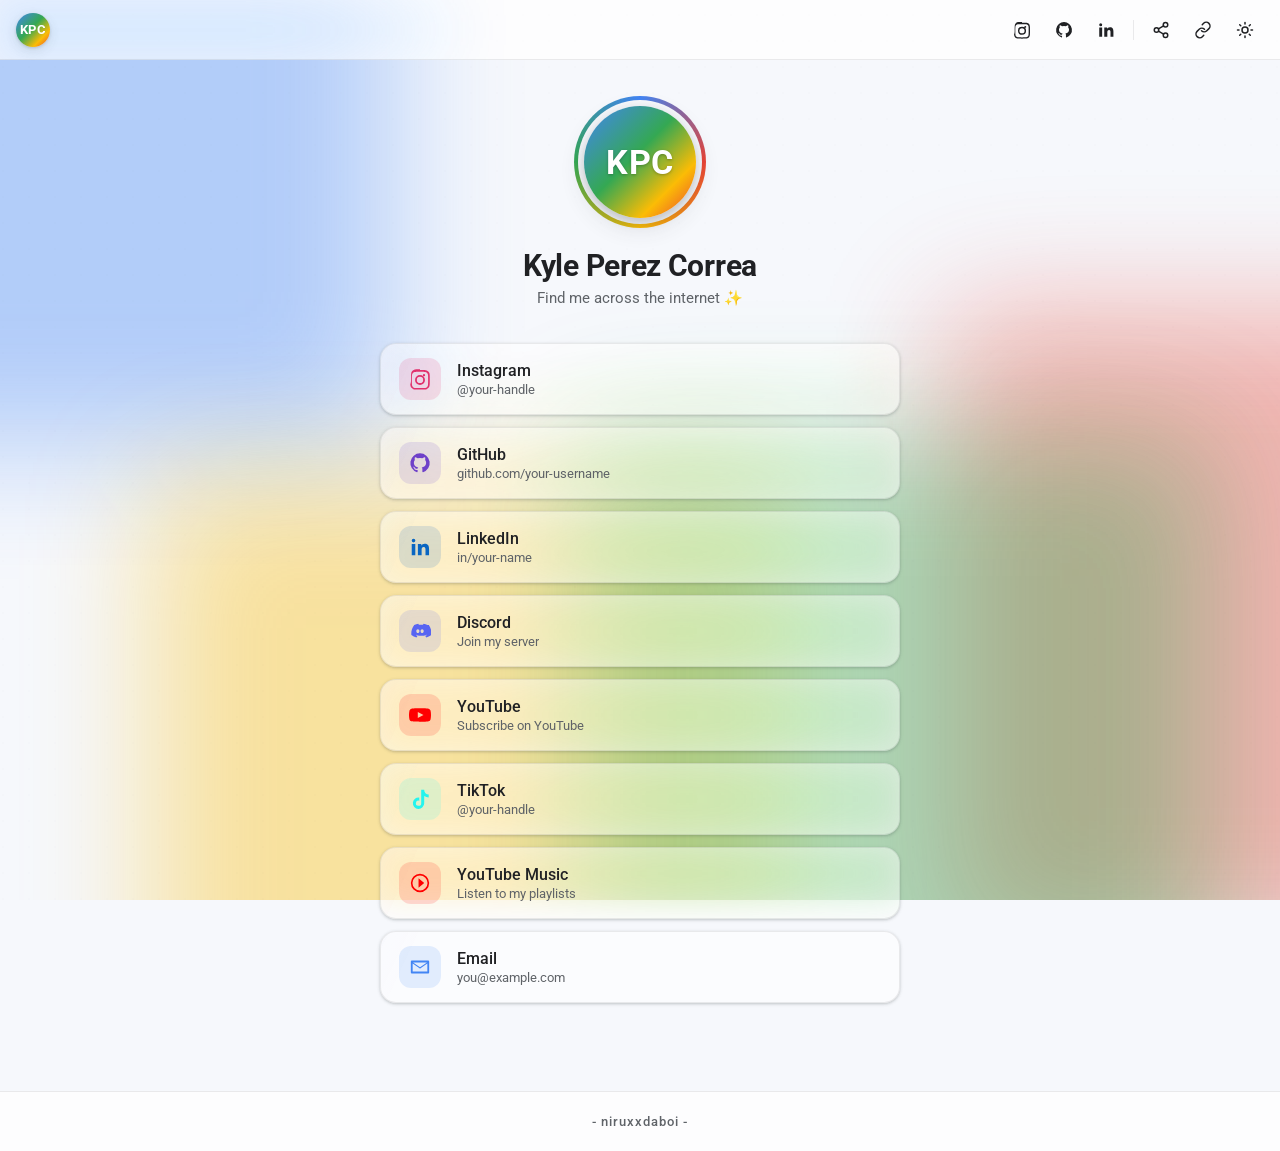
<file: personal/linktree-personal/index.html>
<!DOCTYPE html>
<html lang="en">
<head>
  <meta charset="UTF-8" />
  <meta name="viewport" content="width=device-width, initial-scale=1.0, viewport-fit=cover" />
  <title>Kyle Perez Correa | Links</title>
  <meta name="description" content="Kyle Perez Correa — all my social links in one place." />
  <meta name="theme-color" content="#202124" />

  <link rel="icon" href="assets/favicon.svg" type="image/svg+xml" />

  <link rel="preconnect" href="https://fonts.googleapis.com" />
  <link rel="preconnect" href="https://fonts.gstatic.com" crossorigin />
  <link href="https://fonts.googleapis.com/css2?family=Google+Sans+Text:wght@400;500;700&family=Roboto:wght@300;400;500;700&display=swap" rel="stylesheet" />

  <link rel="stylesheet" href="css/style.css" />
</head>
<body>
  <!-- Animated morphing color orbs, Google-brand colored -->
  <div class="bg" aria-hidden="true">
    <div class="bg-layer" id="bgLayer">
      <span class="orb orb--a"></span>
      <span class="orb orb--b"></span>
      <span class="orb orb--c"></span>
      <span class="orb orb--d"></span>
    </div>
    <div class="bg-grain"></div>
  </div>

  <header class="topbar">
    <a class="topbar__brand" href="#top" aria-label="Back to top">
      <span class="topbar__mark">KPC</span>
    </a>

    <nav class="topbar__actions" id="topbarActions" aria-label="Quick links">
      <!-- platform shortcut icons injected by js/script.js -->
      <span class="topbar__divider" aria-hidden="true"></span>
      <button class="topbar__icon-btn" id="shareBtn" type="button" aria-label="Share this page">
        <svg viewBox="0 0 24 24" fill="none" stroke="currentColor" stroke-width="2" stroke-linecap="round" stroke-linejoin="round"><circle cx="18" cy="5" r="3"></circle><circle cx="6" cy="12" r="3"></circle><circle cx="18" cy="19" r="3"></circle><line x1="8.6" y1="10.5" x2="15.4" y2="6.5"></line><line x1="8.6" y1="13.5" x2="15.4" y2="17.5"></line></svg>
      </button>
      <button class="topbar__icon-btn" id="copyBtn" type="button" aria-label="Copy link to this page">
        <svg viewBox="0 0 24 24" fill="none" stroke="currentColor" stroke-width="2" stroke-linecap="round" stroke-linejoin="round"><path d="M10 13a5 5 0 0 0 7.07 0l2.83-2.83a5 5 0 0 0-7.07-7.07L11 4.93"></path><path d="M14 11a5 5 0 0 0-7.07 0L4.1 13.83a5 5 0 0 0 7.07 7.07L13 19.07"></path></svg>
      </button>
      <button class="topbar__icon-btn theme-toggle" id="themeToggle" type="button" aria-label="Toggle dark mode" title="Toggle theme">
        <svg class="icon icon-sun" viewBox="0 0 24 24" fill="none" stroke="currentColor" stroke-width="2" stroke-linecap="round" stroke-linejoin="round"><circle cx="12" cy="12" r="4"></circle><path d="M12 2v2M12 20v2M4.93 4.93l1.41 1.41M17.66 17.66l1.41 1.41M2 12h2M20 12h2M6.34 17.66l-1.41 1.41M19.07 4.93l-1.41 1.41"></path></svg>
        <svg class="icon icon-moon" viewBox="0 0 24 24" fill="none" stroke="currentColor" stroke-width="2" stroke-linecap="round" stroke-linejoin="round"><path d="M21 12.79A9 9 0 1 1 11.21 3 7 7 0 0 0 21 12.79z"></path></svg>
      </button>
    </nav>
  </header>

  <main class="page" id="top">
    <section class="profile" id="profile">
      <div class="avatar-wrap">
        <div class="avatar-ring" aria-hidden="true"></div>
        <div class="avatar" id="avatar">
          <span id="avatarInitials">KPC</span>
        </div>
      </div>

      <h1 class="name">Kyle Perez Correa</h1>
      <p class="tagline">Find me across the internet ✨</p>
    </section>

    <section class="links" id="links" aria-label="Social links">
      <!-- Link cards are injected by js/script.js -->
    </section>
  </main>

  <footer class="bottombar">
    <p>- niruxxdaboi -</p>
  </footer>

  <div class="toast" id="toast" role="status" aria-live="polite"></div>

  <script src="js/script.js"></script>
</body>
</html>
</file>
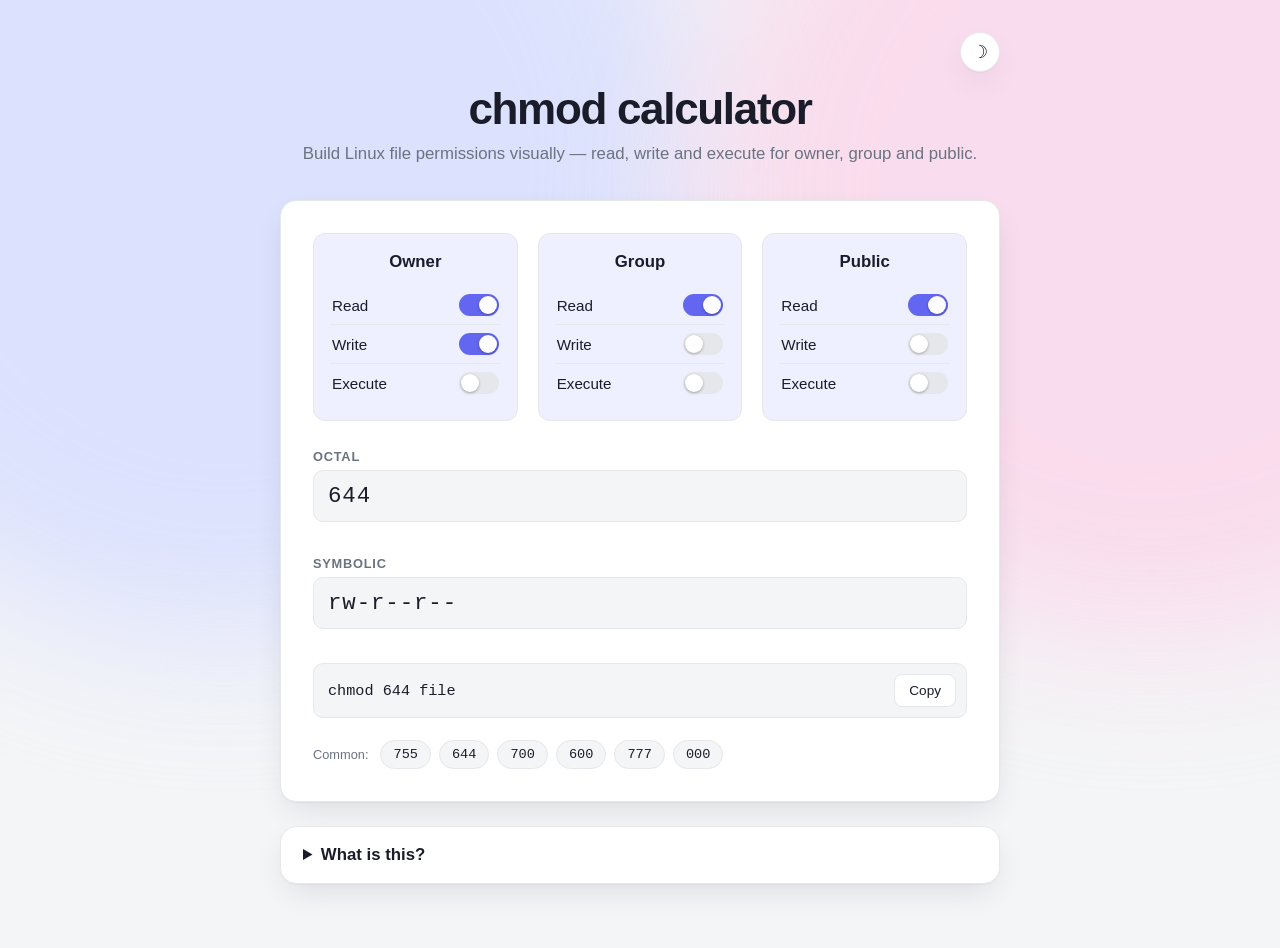
<file: personal/linux-attributes-calculator/index.html>
<!DOCTYPE html>
<html lang="en">
<head>
<meta charset="utf-8">
<meta name="viewport" content="width=device-width, initial-scale=1">
<title>chmod calculator</title>
<meta name="description" content="Visually build Linux file permissions and get the octal or symbolic chmod value.">
<style>
  :root {
    color-scheme: light dark;
    --bg: #f4f5f7;
    --blob-1: #d6ddff;
    --blob-2: #fbd6ea;
    --blob-opacity: .8;
    --card: #ffffff;
    --text: #1a1d29;
    --muted: #6b7280;
    --border: #e5e7eb;
    --accent: #6366f1;
    --accent-strong: #4f46e5;
    --accent-soft: #eef0ff;
    --danger: #dc2626;
    --danger-soft: #fee2e2;
    --mono: "SFMono-Regular", Consolas, "Liberation Mono", Menlo, monospace;
    --sans: -apple-system, BlinkMacSystemFont, "Segoe UI", Roboto, Helvetica, Arial, sans-serif;
    --radius: 16px;
    --shadow: 0 1px 2px rgba(16,24,40,.04), 0 12px 32px -8px rgba(16,24,40,.12);
  }
  :root[data-theme="dark"] {
    --bg: #0f1115;
    --blob-1: #2a2f52;
    --blob-2: #3a2438;
    --blob-opacity: .6;
    --card: #171923;
    --text: #f1f2f6;
    --muted: #9498a3;
    --border: #2a2d3a;
    --accent: #818cf8;
    --accent-strong: #a5b4fc;
    --accent-soft: #23253a;
    --danger: #f87171;
    --danger-soft: #3a2020;
    --shadow: 0 1px 2px rgba(0,0,0,.3), 0 12px 32px -8px rgba(0,0,0,.5);
  }
  * { box-sizing: border-box; }
  html, body { height: 100%; }
  body {
    margin: 0;
    font-family: var(--sans);
    color: var(--text);
    background: var(--bg);
    -webkit-font-smoothing: antialiased;
  }
  .bg-blobs {
    position: fixed;
    inset: 0;
    z-index: -1;
    overflow: hidden;
  }
  .blob {
    position: absolute;
    border-radius: 50%;
    filter: blur(70px);
    opacity: var(--blob-opacity);
    will-change: transform;
  }
  .blob-1 {
    top: -25vmax;
    left: -20vmax;
    width: 75vmax;
    height: 75vmax;
    background: var(--blob-1);
    animation: drift-1 26s ease-in-out infinite alternate;
  }
  .blob-2 {
    top: -20vmax;
    right: -25vmax;
    width: 70vmax;
    height: 70vmax;
    background: var(--blob-2);
    animation: drift-2 22s ease-in-out infinite alternate;
  }
  @keyframes drift-1 {
    0%   { transform: translate(0, 0) scale(1); }
    50%  { transform: translate(10vmax, 18vmax) scale(1.15); }
    100% { transform: translate(-6vmax, 24vmax) scale(1.05); }
  }
  @keyframes drift-2 {
    0%   { transform: translate(0, 0) scale(1); }
    50%  { transform: translate(-14vmax, 20vmax) scale(1.1); }
    100% { transform: translate(-8vmax, 32vmax) scale(0.95); }
  }
  @media (prefers-reduced-motion: reduce) {
    .blob-1, .blob-2 { animation: none; }
  }
  .page {
    max-width: 760px;
    margin: 0 auto;
    padding: 32px 20px 64px;
  }
  .top-bar {
    display: flex;
    justify-content: flex-end;
  }
  #theme-toggle {
    border: 1px solid var(--border);
    background: var(--card);
    color: var(--text);
    border-radius: 999px;
    width: 40px;
    height: 40px;
    font-size: 18px;
    cursor: pointer;
    display: flex;
    align-items: center;
    justify-content: center;
    box-shadow: var(--shadow);
    transition: transform .15s ease;
  }
  #theme-toggle:hover { transform: translateY(-1px); }
  header.hero {
    text-align: center;
    padding: 12px 0 36px;
  }
  header.hero h1 {
    font-size: clamp(2rem, 5vw, 2.75rem);
    font-weight: 800;
    margin: 0 0 10px;
    letter-spacing: -0.03em;
  }
  header.hero p {
    margin: 0;
    color: var(--muted);
    font-size: 1.05rem;
  }
  .card {
    background: var(--card);
    border: 1px solid var(--border);
    border-radius: var(--radius);
    box-shadow: var(--shadow);
    padding: 32px;
  }
  .perm-grid {
    display: grid;
    grid-template-columns: repeat(3, 1fr);
    gap: 20px;
  }
  .perm-class {
    border: 1px solid var(--border);
    border-radius: 12px;
    padding: 18px 16px;
    background: var(--accent-soft);
  }
  .perm-class h2 {
    margin: 0 0 14px;
    font-size: 1.05rem;
    font-weight: 700;
    text-align: center;
  }
  .switch-row {
    display: flex;
    align-items: center;
    justify-content: space-between;
    gap: 10px;
    padding: 8px 2px;
    font-size: .95rem;
    cursor: pointer;
    user-select: none;
  }
  .switch-row + .switch-row { border-top: 1px solid var(--border); }
  .switch-row input {
    position: absolute;
    opacity: 0;
    width: 1px;
    height: 1px;
  }
  .switch {
    position: relative;
    flex: 0 0 auto;
    width: 40px;
    height: 22px;
    border-radius: 999px;
    background: var(--border);
    transition: background .15s ease;
  }
  .switch::after {
    content: "";
    position: absolute;
    top: 2px;
    left: 2px;
    width: 18px;
    height: 18px;
    border-radius: 50%;
    background: #fff;
    box-shadow: 0 1px 3px rgba(0,0,0,.3);
    transition: transform .15s ease;
  }
  .switch-row input:checked + .switch {
    background: var(--accent);
  }
  .switch-row input:checked + .switch::after {
    transform: translateX(18px);
  }
  .switch-row input:focus-visible + .switch {
    outline: 2px solid var(--accent);
    outline-offset: 2px;
  }
  .output {
    margin-top: 28px;
    display: grid;
    gap: 14px;
  }
  .output-row label {
    display: block;
    font-size: .8rem;
    font-weight: 600;
    text-transform: uppercase;
    letter-spacing: .06em;
    color: var(--muted);
    margin-bottom: 6px;
  }
  .output-row input {
    width: 100%;
    font-family: var(--mono);
    font-size: 1.4rem;
    letter-spacing: .04em;
    padding: 12px 14px;
    border-radius: 10px;
    border: 1px solid var(--border);
    background: var(--bg);
    color: var(--text);
    transition: border-color .15s ease, box-shadow .15s ease;
  }
  .output-row input:focus {
    outline: none;
    border-color: var(--accent);
    box-shadow: 0 0 0 3px var(--accent-soft);
  }
  .output-row.error input {
    border-color: var(--danger);
    background: var(--danger-soft);
  }
  .output-row .hint {
    min-height: 16px;
    font-size: .78rem;
    color: var(--danger);
    margin-top: 4px;
  }
  .command-preview {
    display: flex;
    align-items: center;
    gap: 10px;
    background: var(--bg);
    border: 1px solid var(--border);
    border-radius: 10px;
    padding: 10px 10px 10px 14px;
  }
  .command-preview code {
    flex: 1;
    font-family: var(--mono);
    font-size: .95rem;
    overflow-x: auto;
    white-space: nowrap;
  }
  #copy-btn {
    flex: 0 0 auto;
    border: 1px solid var(--border);
    background: var(--card);
    color: var(--text);
    padding: 8px 14px;
    border-radius: 8px;
    font-size: .85rem;
    cursor: pointer;
    transition: background .15s ease, border-color .15s ease;
  }
  #copy-btn:hover { border-color: var(--accent); color: var(--accent-strong); }
  .presets {
    margin-top: 22px;
    display: flex;
    flex-wrap: wrap;
    gap: 8px;
  }
  .presets span.label {
    font-size: .8rem;
    color: var(--muted);
    align-self: center;
    margin-right: 4px;
  }
  .preset-btn {
    border: 1px solid var(--border);
    background: var(--bg);
    color: var(--text);
    font-family: var(--mono);
    padding: 6px 12px;
    border-radius: 999px;
    font-size: .85rem;
    cursor: pointer;
    transition: background .15s ease, border-color .15s ease, color .15s ease;
  }
  .preset-btn:hover {
    border-color: var(--accent);
    color: var(--accent-strong);
    background: var(--accent-soft);
  }
  section.info {
    margin-top: 24px;
  }
  section.info details {
    background: var(--card);
    border: 1px solid var(--border);
    border-radius: var(--radius);
    padding: 18px 22px;
    box-shadow: var(--shadow);
  }
  section.info summary {
    cursor: pointer;
    font-weight: 700;
    font-size: 1.05rem;
    outline: none;
  }
  section.info dl { margin: 16px 0 0; }
  section.info dt {
    font-weight: 700;
    margin-top: 14px;
    color: var(--accent-strong);
  }
  section.info dd {
    margin: 4px 0 0;
    color: var(--muted);
    line-height: 1.55;
  }
  section.info samp {
    font-family: var(--mono);
    background: var(--accent-soft);
    padding: 1px 6px;
    border-radius: 5px;
  }
  @media (max-width: 640px) {
    .perm-grid { grid-template-columns: 1fr; }
    .card { padding: 24px 18px; }
    .output-row input { font-size: 1.15rem; }
  }
</style>
</head>
<body>
  <div class="bg-blobs" aria-hidden="true">
    <div class="blob blob-1"></div>
    <div class="blob blob-2"></div>
  </div>
  <div class="page">
    <div class="top-bar">
      <button id="theme-toggle" type="button" aria-label="Toggle dark mode">&#9789;</button>
    </div>

    <header class="hero">
      <h1>chmod calculator</h1>
      <p>Build Linux file permissions visually — read, write and execute for owner, group and public.</p>
    </header>

    <main class="card">
      <form>
        <div class="perm-grid">
          <div class="perm-class">
            <h2>Owner</h2>
            <label class="switch-row">Read <input type="checkbox" class="m" id="c-o-r"><span class="switch"></span></label>
            <label class="switch-row">Write <input type="checkbox" class="m" id="c-o-w"><span class="switch"></span></label>
            <label class="switch-row">Execute <input type="checkbox" class="m" id="c-o-x"><span class="switch"></span></label>
          </div>
          <div class="perm-class">
            <h2>Group</h2>
            <label class="switch-row">Read <input type="checkbox" class="m" id="c-g-r"><span class="switch"></span></label>
            <label class="switch-row">Write <input type="checkbox" class="m" id="c-g-w"><span class="switch"></span></label>
            <label class="switch-row">Execute <input type="checkbox" class="m" id="c-g-x"><span class="switch"></span></label>
          </div>
          <div class="perm-class">
            <h2>Public</h2>
            <label class="switch-row">Read <input type="checkbox" class="m" id="c-p-r"><span class="switch"></span></label>
            <label class="switch-row">Write <input type="checkbox" class="m" id="c-p-w"><span class="switch"></span></label>
            <label class="switch-row">Execute <input type="checkbox" class="m" id="c-p-x"><span class="switch"></span></label>
          </div>
        </div>

        <div class="output">
          <div class="output-row" id="oct-row">
            <label for="c-oct">Octal</label>
            <input type="text" class="m" id="c-oct" placeholder="644" inputmode="numeric" maxlength="3" autocomplete="off">
            <div class="hint" id="oct-hint"></div>
          </div>
          <div class="output-row" id="sym-row">
            <label for="c-sym">Symbolic</label>
            <input type="text" class="m" id="c-sym" placeholder="rw-r--r--" maxlength="10" autocomplete="off">
            <div class="hint" id="sym-hint"></div>
          </div>
          <div class="command-preview">
            <code id="cmd-preview">chmod 644 file</code>
            <button id="copy-btn" type="button">Copy</button>
          </div>
        </div>

        <div class="presets">
          <span class="label">Common:</span>
          <button class="preset-btn" type="button" data-preset="755">755</button>
          <button class="preset-btn" type="button" data-preset="644">644</button>
          <button class="preset-btn" type="button" data-preset="700">700</button>
          <button class="preset-btn" type="button" data-preset="600">600</button>
          <button class="preset-btn" type="button" data-preset="777">777</button>
          <button class="preset-btn" type="button" data-preset="000">000</button>
        </div>
      </form>
    </main>

    <section class="info">
      <details>
        <summary>What is this?</summary>
        <dl>
          <dt>Define</dt>
          <dd>Natural Chmod Tool is a free utility to calculate the numeric (octal) or symbolic value for a set of file or folder permissions on Linux servers.</dd>
          <dt>Utility</dt>
          <dd>Toggle the desired switches, or directly enter a valid numeric value (e.g. <samp>755</samp>) or symbolic notation (e.g. <samp>rwxr-xr-x</samp>) to see its value in the other formats.</dd>
          <dt>Explanation</dt>
          <dd>File permissions in the Linux file system are managed in three distinct user classes: owner, group and others/public. Each class can have read, write and execute permissions. A file permission can be represented in symbolic or numeric (octal) format.</dd>
        </dl>
      </details>
    </section>
  </div>

  <script>
    (function () {
      "use strict";

      var CLASSES = {
        owner: ["c-o-r", "c-o-w", "c-o-x"],
        group: ["c-g-r", "c-g-w", "c-g-x"],
        public: ["c-p-r", "c-p-w", "c-p-x"]
      };
      var LETTERS = ["r", "w", "x"];
      var WEIGHTS = [4, 2, 1];
      var CLASS_ORDER = ["owner", "group", "public"];

      var octInput = document.getElementById("c-oct");
      var symInput = document.getElementById("c-sym");
      var octRow = document.getElementById("oct-row");
      var symRow = document.getElementById("sym-row");
      var octHint = document.getElementById("oct-hint");
      var symHint = document.getElementById("sym-hint");
      var cmdPreview = document.getElementById("cmd-preview");
      var copyBtn = document.getElementById("copy-btn");
      var themeToggle = document.getElementById("theme-toggle");

      function checkbox(id) { return document.getElementById(id); }

      function readFromCheckboxes() {
        var octal = "";
        var symbol = "";
        CLASS_ORDER.forEach(function (cls) {
          var value = 0;
          CLASSES[cls].forEach(function (id, i) {
            if (checkbox(id).checked) {
              value += WEIGHTS[i];
              symbol += LETTERS[i];
            } else {
              symbol += "-";
            }
          });
          octal += value;
        });
        return { octal: octal, symbol: symbol };
      }

      function applyOctalToCheckboxes(octal) {
        CLASS_ORDER.forEach(function (cls, ci) {
          var digit = parseInt(octal.charAt(ci), 10);
          CLASSES[cls].forEach(function (id, i) {
            checkbox(id).checked = (digit & WEIGHTS[i]) !== 0;
          });
        });
      }

      function applySymbolToCheckboxes(symbol) {
        CLASS_ORDER.forEach(function (cls, ci) {
          var chunk = symbol.substr(ci * 3, 3);
          CLASSES[cls].forEach(function (id, i) {
            checkbox(id).checked = chunk.charAt(i) === LETTERS[i];
          });
        });
      }

      function isValidOctal(v) { return /^[0-7]{3}$/.test(v); }
      function isValidSymbol(v) {
        var s = v.length === 10 ? v.slice(1) : v;
        return /^([r-][w-][x-]){3}$/.test(s);
      }

      function setError(row, hint, message) {
        row.classList.add("error");
        hint.textContent = message;
      }
      function clearError(row, hint) {
        row.classList.remove("error");
        hint.textContent = "";
      }

      function updatePreview(octal) {
        cmdPreview.textContent = "chmod " + (octal || "___") + " file";
      }

      function syncFromCheckboxes() {
        var state = readFromCheckboxes();
        octInput.value = state.octal;
        symInput.value = state.symbol;
        clearError(octRow, octHint);
        clearError(symRow, symHint);
        updatePreview(state.octal);
      }

      function syncFromOctal() {
        var v = octInput.value.trim();
        if (v === "") {
          symInput.value = "";
          clearError(octRow, octHint);
          clearError(symRow, symHint);
          updatePreview("");
          return;
        }
        if (isValidOctal(v)) {
          applyOctalToCheckboxes(v);
          symInput.value = readFromCheckboxes().symbol;
          clearError(octRow, octHint);
          clearError(symRow, symHint);
          updatePreview(v);
        } else {
          setError(octRow, octHint, "Enter three digits from 0-7, e.g. 644");
          symInput.value = "";
        }
      }

      function syncFromSymbol() {
        var v = symInput.value.trim();
        if (v === "") {
          octInput.value = "";
          clearError(octRow, octHint);
          clearError(symRow, symHint);
          updatePreview("");
          return;
        }
        if (isValidSymbol(v)) {
          var s = v.length === 10 ? v.slice(1) : v;
          applySymbolToCheckboxes(s);
          var octal = readFromCheckboxes().octal;
          octInput.value = octal;
          clearError(octRow, octHint);
          clearError(symRow, symHint);
          updatePreview(octal);
        } else {
          setError(symRow, symHint, "Enter 9 or 10 characters, e.g. rwxr-xr-x");
          octInput.value = "";
        }
      }

      Object.keys(CLASSES).forEach(function (cls) {
        CLASSES[cls].forEach(function (id) {
          checkbox(id).addEventListener("change", syncFromCheckboxes);
        });
      });
      octInput.addEventListener("input", syncFromOctal);
      symInput.addEventListener("input", syncFromSymbol);

      document.querySelectorAll(".preset-btn").forEach(function (btn) {
        btn.addEventListener("click", function () {
          octInput.value = btn.getAttribute("data-preset");
          syncFromOctal();
        });
      });

      copyBtn.addEventListener("click", function () {
        var text = cmdPreview.textContent;
        var restore = copyBtn.textContent;
        function done(ok) {
          copyBtn.textContent = ok ? "Copied!" : "Copy failed";
          setTimeout(function () { copyBtn.textContent = restore; }, 1400);
        }
        if (navigator.clipboard && navigator.clipboard.writeText) {
          navigator.clipboard.writeText(text).then(function () { done(true); }, function () { done(false); });
        } else {
          done(false);
        }
      });

      var THEME_KEY = "chmod-tool-theme";
      function applyTheme(theme) {
        document.documentElement.setAttribute("data-theme", theme);
        themeToggle.textContent = theme === "dark" ? "☀" : "☽";
      }
      var stored = null;
      try { stored = localStorage.getItem(THEME_KEY); } catch (e) {}
      var prefersDark = window.matchMedia && window.matchMedia("(prefers-color-scheme: dark)").matches;
      applyTheme(stored || (prefersDark ? "dark" : "light"));
      themeToggle.addEventListener("click", function () {
        var current = document.documentElement.getAttribute("data-theme");
        var next = current === "dark" ? "light" : "dark";
        applyTheme(next);
        try { localStorage.setItem(THEME_KEY, next); } catch (e) {}
      });

      // initial state
      octInput.value = "644";
      syncFromOctal();
    })();
  </script>
</body>
</html>
</file>
<file: personal/linktree-personal/css/style.css>
/* ==========================================================================
   Kyle Perez Correa — Links
   Google Photos–inspired theme: soft surfaces, colorful accents,
   material elevation + ripple, smooth entrance choreography.
   ========================================================================== */

:root {
  --bg: #f6f8fc;
  --surface: rgba(255, 255, 255, 0.72);
  --card-bg: rgba(255, 255, 255, 0.6);
  --card-hover: rgba(255, 255, 255, 0.8);
  --card-border: rgba(60, 64, 67, 0.1);
  --text-primary: #202124;
  --text-secondary: #5f6368;
  --shadow-1: 0 1px 2px rgba(60, 64, 67, .15), 0 1px 3px 1px rgba(60, 64, 67, .1);
  --shadow-2: 0 1px 3px rgba(60, 64, 67, .2), 0 4px 12px rgba(60, 64, 67, .12);
  --shadow-3: 0 4px 8px rgba(60, 64, 67, .18), 0 8px 24px rgba(60, 64, 67, .16);

  --blue: #4285F4;
  --red: #EA4335;
  --yellow: #FBBC05;
  --green: #34A853;

  --ring-conic: conic-gradient(from 0deg, var(--blue), var(--red), var(--yellow), var(--green), var(--blue));

  --font-display: "Google Sans Text", "Roboto", -apple-system, BlinkMacSystemFont, "Segoe UI", sans-serif;
  --font-body: "Roboto", -apple-system, BlinkMacSystemFont, "Segoe UI", sans-serif;

  color-scheme: light;
}

:root[data-theme="dark"] {
  --bg: #131417;
  --surface: rgba(30, 31, 34, 0.75);
  --card-bg: rgba(33, 34, 38, 0.55);
  --card-hover: rgba(43, 44, 48, 0.75);
  --card-border: rgba(255, 255, 255, 0.1);
  --text-primary: #e8eaed;
  --text-secondary: #9aa0a6;
  --shadow-1: 0 1px 2px rgba(0, 0, 0, .4), 0 1px 3px 1px rgba(0, 0, 0, .3);
  --shadow-2: 0 1px 3px rgba(0, 0, 0, .5), 0 4px 14px rgba(0, 0, 0, .4);
  --shadow-3: 0 4px 10px rgba(0, 0, 0, .5), 0 10px 28px rgba(0, 0, 0, .45);
  color-scheme: dark;
}

@media (prefers-color-scheme: dark) {
  :root:not([data-theme="light"]) {
    --bg: #131417;
    --surface: rgba(30, 31, 34, 0.75);
    --card-bg: rgba(33, 34, 38, 0.55);
    --card-hover: rgba(43, 44, 48, 0.75);
    --card-border: rgba(255, 255, 255, 0.1);
    --text-primary: #e8eaed;
    --text-secondary: #9aa0a6;
    --shadow-1: 0 1px 2px rgba(0, 0, 0, .4), 0 1px 3px 1px rgba(0, 0, 0, .3);
    --shadow-2: 0 1px 3px rgba(0, 0, 0, .5), 0 4px 14px rgba(0, 0, 0, .4);
    --shadow-3: 0 4px 10px rgba(0, 0, 0, .5), 0 10px 28px rgba(0, 0, 0, .45);
    color-scheme: dark;
  }
}

* { box-sizing: border-box; }

html, body {
  margin: 0;
  padding: 0;
  min-height: 100%;
}

body {
  background: var(--bg);
  color: var(--text-primary);
  font-family: var(--font-body);
  -webkit-font-smoothing: antialiased;
  text-rendering: optimizeLegibility;
  overflow-x: hidden;
  transition: background-color .4s ease, color .4s ease;
  animation: pageFade 1.1s ease both;
}

@keyframes pageFade {
  from { opacity: 0; }
  to   { opacity: 1; }
}

@media (prefers-reduced-motion: reduce) {
  body { animation: none; opacity: 1; }
}

/* ---------- animated background ---------- */

.bg {
  position: fixed;
  inset: 0;
  z-index: -1;
  overflow: hidden;
}

/* Morphing color orbs — large blurred blobs with an organic, wobbling
   border-radius plus drift/rotate motion, and a slow group hue-cycle
   so the whole palette gently shifts over time. */
.bg-layer {
  position: absolute;
  inset: -6%;
  transition: transform .5s cubic-bezier(.2, .8, .2, 1);
  transform: translate(var(--px, 0px), var(--py, 0px));
  animation: hueCycle 40s linear infinite;
}

@keyframes hueCycle {
  from { filter: hue-rotate(0deg); }
  to   { filter: hue-rotate(360deg); }
}

.orb {
  position: absolute;
  width: 50vmax;
  height: 50vmax;
  filter: blur(64px);
  opacity: .38;
  will-change: transform, border-radius;
}

:root[data-theme="dark"] .orb { opacity: .48; }
@media (prefers-color-scheme: dark) {
  :root:not([data-theme="light"]) .orb { opacity: .48; }
}

.orb--a {
  background: var(--blue);
  top: -14%; left: -12%;
  animation: orbMoveA 20s ease-in-out infinite, orbMorph 13s ease-in-out infinite;
}
.orb--b {
  background: var(--red);
  top: 36%; right: -16%;
  animation: orbMoveB 24s ease-in-out infinite, orbMorph 16s ease-in-out infinite reverse;
}
.orb--c {
  background: var(--yellow);
  bottom: -16%; left: 16%;
  animation: orbMoveC 19s ease-in-out infinite, orbMorph 11s ease-in-out infinite;
}
.orb--d {
  background: var(--green);
  bottom: -12%; right: 10%;
  animation: orbMoveD 27s ease-in-out infinite reverse, orbMorph 15s ease-in-out infinite reverse;
}

@keyframes orbMorph {
  0%, 100% { border-radius: 42% 58% 65% 35% / 45% 40% 60% 55%; }
  33%      { border-radius: 62% 38% 40% 60% / 55% 65% 35% 45%; }
  66%      { border-radius: 38% 62% 55% 45% / 40% 50% 50% 60%; }
}

@keyframes orbMoveA {
  0%, 100% { transform: translate(0, 0) scale(1) rotate(0deg); }
  50%      { transform: translate(8%, 10%) scale(1.08) rotate(8deg); }
}
@keyframes orbMoveB {
  0%, 100% { transform: translate(0, 0) scale(1) rotate(0deg); }
  50%      { transform: translate(-10%, 8%) scale(0.94) rotate(-6deg); }
}
@keyframes orbMoveC {
  0%, 100% { transform: translate(0, 0) scale(1) rotate(0deg); }
  50%      { transform: translate(7%, -9%) scale(1.05) rotate(5deg); }
}
@keyframes orbMoveD {
  0%, 100% { transform: translate(0, 0) scale(1) rotate(0deg); }
  50%      { transform: translate(-8%, -7%) scale(0.96) rotate(-8deg); }
}

.bg-grain {
  position: absolute;
  inset: -10%;
  background-image: radial-gradient(circle at 1px 1px, rgba(127, 127, 127, .35) 1px, transparent 0);
  background-size: 26px 26px;
  opacity: .05;
  animation: grainDrift 18s linear infinite;
}

@keyframes grainDrift {
  0%   { transform: translate(0, 0); }
  100% { transform: translate(26px, 26px); }
}

@media (prefers-reduced-motion: reduce) {
  .orb, .bg-grain, .bg-layer { animation: none !important; transition: none !important; transform: none !important; filter: none !important; }
}

/* ---------- top bar ---------- */

.topbar {
  position: fixed;
  top: 0;
  left: 0;
  right: 0;
  z-index: 20;
  height: 60px;
  display: flex;
  align-items: center;
  justify-content: space-between;
  gap: 12px;
  padding: 0 16px;
  background: var(--surface);
  backdrop-filter: blur(16px) saturate(160%);
  -webkit-backdrop-filter: blur(16px) saturate(160%);
  border-bottom: 1px solid var(--card-border);
  transition: background-color .4s ease, border-color .4s ease;
}

.topbar__brand {
  display: flex;
  align-items: center;
  text-decoration: none;
  flex: 0 0 auto;
}

.topbar__mark {
  width: 34px;
  height: 34px;
  border-radius: 50%;
  display: grid;
  place-items: center;
  background: linear-gradient(135deg, var(--blue), var(--green) 45%, var(--yellow) 75%, var(--red));
  color: #fff;
  font-family: var(--font-display);
  font-weight: 700;
  font-size: 12.5px;
  letter-spacing: .3px;
  box-shadow: var(--shadow-2);
  transition: transform .3s cubic-bezier(.34, 1.56, .64, 1);
}

.topbar__brand:hover .topbar__mark { transform: scale(1.08) rotate(-6deg); }

.topbar__actions {
  display: flex;
  align-items: center;
  gap: 4px;
  flex: 0 1 auto;
  min-width: 0;
  overflow-x: auto;
}

.topbar__divider {
  width: 1px;
  height: 20px;
  margin: 0 4px;
  background: var(--card-border);
  flex: 0 0 auto;
}

.topbar__icon-btn {
  --accent: var(--blue);
  position: relative;
  flex: 0 0 auto;
  width: 38px;
  height: 38px;
  border-radius: 50%;
  border: 1px solid transparent;
  background: transparent;
  color: var(--text-primary);
  display: grid;
  place-items: center;
  cursor: pointer;
  overflow: hidden;
  text-decoration: none;
  transition: box-shadow .25s ease, transform .25s ease, scale .4s cubic-bezier(.34, 1.56, .64, 1), background-color .25s ease, border-color .25s ease;
}

.topbar__icon-btn svg { width: 18px; height: 18px; }

.topbar__icon-btn:hover {
  background: var(--card-hover);
  border-color: var(--card-border);
  box-shadow: 0 0 0 1px color-mix(in srgb, var(--accent) 30%, transparent);
  transform: translateY(-2px) rotate(-8deg);
}
.topbar__icon-btn:active { scale: .86; transform: translateY(0) rotate(6deg); }

.topbar__icon-btn.copied {
  color: var(--green);
  border-color: color-mix(in srgb, var(--green) 40%, transparent);
}

/* platform shortcuts get their own brand tint on hover */
.topbar__shortcut:hover { color: var(--accent); }

/* platform shortcuts are the first thing to give way — the core
   utility actions (share/copy/theme) must always fit without scrolling */
@media (max-width: 400px) {
  .topbar__shortcut,
  .topbar__actions .topbar__divider { display: none; }
}

.theme-toggle .icon { width: 18px; height: 18px; position: absolute; transition: opacity .3s ease, transform .4s ease; }
.icon-sun { opacity: 1; transform: rotate(0deg) scale(1); }
.icon-moon { opacity: 0; transform: rotate(-60deg) scale(.5); }

:root[data-theme="dark"] .icon-sun { opacity: 0; transform: rotate(60deg) scale(.5); }
:root[data-theme="dark"] .icon-moon { opacity: 1; transform: rotate(0deg) scale(1); }
@media (prefers-color-scheme: dark) {
  :root:not([data-theme="light"]) .icon-sun { opacity: 0; transform: rotate(60deg) scale(.5); }
  :root:not([data-theme="light"]) .icon-moon { opacity: 1; transform: rotate(0deg) scale(1); }
}

/* ---------- toast ---------- */

.toast {
  position: fixed;
  left: 50%;
  bottom: 28px;
  z-index: 30;
  transform: translate(-50%, 12px);
  padding: 10px 18px;
  border-radius: 999px;
  background: var(--surface);
  backdrop-filter: blur(16px) saturate(160%);
  -webkit-backdrop-filter: blur(16px) saturate(160%);
  border: 1px solid var(--card-border);
  box-shadow: var(--shadow-2);
  color: var(--text-primary);
  font-size: 13.5px;
  font-weight: 500;
  opacity: 0;
  pointer-events: none;
  transition: opacity .25s ease, transform .25s ease;
}

.toast.is-visible {
  opacity: 1;
  transform: translate(-50%, 0);
}

/* ---------- layout ---------- */

.page {
  max-width: 560px;
  margin: 0 auto;
  padding: 96px 20px 40px;
  display: flex;
  flex-direction: column;
  align-items: center;
  min-height: 100vh;
}

/* ---------- profile ---------- */

.profile {
  display: flex;
  flex-direction: column;
  align-items: center;
  text-align: center;
  margin-bottom: 36px;
  opacity: 0;
  animation: rise .7s cubic-bezier(.2, .8, .2, 1) .05s forwards;
}

.avatar-wrap {
  position: relative;
  width: 132px;
  height: 132px;
  margin-bottom: 20px;
  display: grid;
  place-items: center;
  animation: bob 5.5s ease-in-out infinite;
}

@keyframes bob {
  0%, 100% { transform: translateY(0); }
  50%      { transform: translateY(-7px); }
}

.avatar-ring {
  position: absolute;
  inset: 0;
  border-radius: 50%;
  background: var(--ring-conic);
  animation: spin 8s linear infinite;
  filter: blur(.2px);
}

.avatar-ring::after {
  content: "";
  position: absolute;
  inset: 4px;
  border-radius: 50%;
  background: var(--bg);
  transition: background-color .4s ease;
}

.avatar {
  position: relative;
  width: 112px;
  height: 112px;
  border-radius: 50%;
  background: linear-gradient(135deg, var(--blue), var(--green) 45%, var(--yellow) 75%, var(--red));
  display: grid;
  place-items: center;
  box-shadow: var(--shadow-3);
  z-index: 1;
}

.avatar span {
  font-family: var(--font-display);
  font-weight: 700;
  font-size: 34px;
  letter-spacing: .5px;
  color: #fff;
  text-shadow: 0 1px 3px rgba(0, 0, 0, .25);
}

@keyframes spin {
  to { transform: rotate(360deg); }
}

.name {
  font-family: var(--font-display);
  font-weight: 700;
  font-size: clamp(24px, 5vw, 30px);
  margin: 0 0 6px;
  letter-spacing: -.01em;
}

.tagline {
  margin: 0;
  color: var(--text-secondary);
  font-size: 15px;
  font-weight: 400;
}

@keyframes rise {
  from { opacity: 0; transform: translateY(14px); }
  to   { opacity: 1; transform: translateY(0); }
}

/* ---------- links ---------- */

.links {
  width: 100%;
  display: flex;
  flex-direction: column;
  gap: 12px;
}

.link-card {
  --accent: var(--blue);
  position: relative;
  display: flex;
  align-items: center;
  gap: 16px;
  width: 100%;
  padding: 14px 18px;
  border-radius: 16px;
  background: var(--card-bg);
  backdrop-filter: blur(16px) saturate(160%);
  -webkit-backdrop-filter: blur(16px) saturate(160%);
  border: 1px solid var(--card-border);
  box-shadow: var(--shadow-1);
  text-decoration: none;
  color: var(--text-primary);
  overflow: hidden;
  cursor: pointer;
  opacity: 0;
  transform: translateY(16px);
  animation: rise .6s cubic-bezier(.2, .8, .2, 1) forwards;
  transition: box-shadow .28s ease, transform .28s ease, scale .4s cubic-bezier(.34, 1.56, .64, 1), background-color .25s ease, border-color .4s ease;
  -webkit-tap-highlight-color: transparent;
}

.link-card::before {
  content: "";
  position: absolute;
  inset: 0;
  background: linear-gradient(115deg, transparent 20%, color-mix(in srgb, var(--accent) 16%, transparent) 50%, transparent 80%);
  background-size: 250% 100%;
  background-position: 130% 0;
  animation: sheen 7s ease-in-out infinite;
  animation-delay: inherit;
  pointer-events: none;
  opacity: .8;
}

@keyframes sheen {
  0%, 60%, 100% { background-position: 130% 0; }
  30%           { background-position: -30% 0; }
}

.link-card:hover {
  box-shadow: var(--shadow-2), 0 0 0 1px color-mix(in srgb, var(--accent) 22%, transparent);
  transform: translateY(-3px);
  background: var(--card-hover);
}

.link-card:active {
  scale: .95;
  transform: translateY(-1px);
}

.link-card:focus-visible {
  outline: 2px solid var(--accent);
  outline-offset: 2px;
}

.link-card__icon {
  flex: 0 0 auto;
  width: 42px;
  height: 42px;
  border-radius: 12px;
  display: grid;
  place-items: center;
  background: color-mix(in srgb, var(--accent) 14%, transparent);
  color: var(--accent);
  transition: transform .28s cubic-bezier(.34, 1.56, .64, 1);
}

.link-card:hover .link-card__icon {
  transform: scale(1.08) rotate(-4deg);
}

.link-card__icon svg {
  width: 22px;
  height: 22px;
}

.link-card__body {
  display: flex;
  flex-direction: column;
  gap: 2px;
  min-width: 0;
}

.link-card__title {
  font-family: var(--font-display);
  font-weight: 500;
  font-size: 15.5px;
  white-space: nowrap;
  overflow: hidden;
  text-overflow: ellipsis;
}

.link-card__subtitle {
  font-size: 12.5px;
  color: var(--text-secondary);
  white-space: nowrap;
  overflow: hidden;
  text-overflow: ellipsis;
}

.link-card__chevron {
  margin-left: auto;
  flex: 0 0 auto;
  width: 18px;
  height: 18px;
  color: var(--text-secondary);
  opacity: 0;
  transform: translateX(-4px);
  transition: opacity .25s ease, transform .25s ease;
}

.link-card:hover .link-card__chevron {
  opacity: 1;
  transform: translateX(0);
}

/* ripple */
.ripple {
  position: absolute;
  border-radius: 50%;
  transform: scale(0);
  background: color-mix(in srgb, var(--accent) 35%, transparent);
  animation: ripple .6s ease-out;
  pointer-events: none;
}

@keyframes ripple {
  to { transform: scale(3.2); opacity: 0; }
}

/* ---------- bottom bar ---------- */

.bottombar {
  width: 100%;
  margin-top: 48px;
  padding: 22px 16px calc(22px + env(safe-area-inset-bottom, 0px));
  text-align: center;
  background: var(--surface);
  backdrop-filter: blur(16px) saturate(160%);
  -webkit-backdrop-filter: blur(16px) saturate(160%);
  border-top: 1px solid var(--card-border);
  transition: background-color .4s ease, border-color .4s ease;
}

.bottombar p {
  margin: 0;
  color: var(--text-secondary);
  font-size: 13px;
  font-weight: 500;
  letter-spacing: .08em;
}

/* ---------- responsive ---------- */

@media (max-width: 380px) {
  .page { padding: 84px 14px 28px; }
  .avatar-wrap { width: 108px; height: 108px; }
  .avatar { width: 92px; height: 92px; }
  .avatar span { font-size: 28px; }
  .link-card { padding: 12px 14px; border-radius: 14px; }
  .topbar { padding: 0 10px; height: 54px; }
}

@media (prefers-reduced-motion: reduce) {
  .avatar-ring, .avatar-wrap, .link-card::before { animation: none !important; }
  .profile, .link-card { animation-duration: .01s; }
}
</file>
